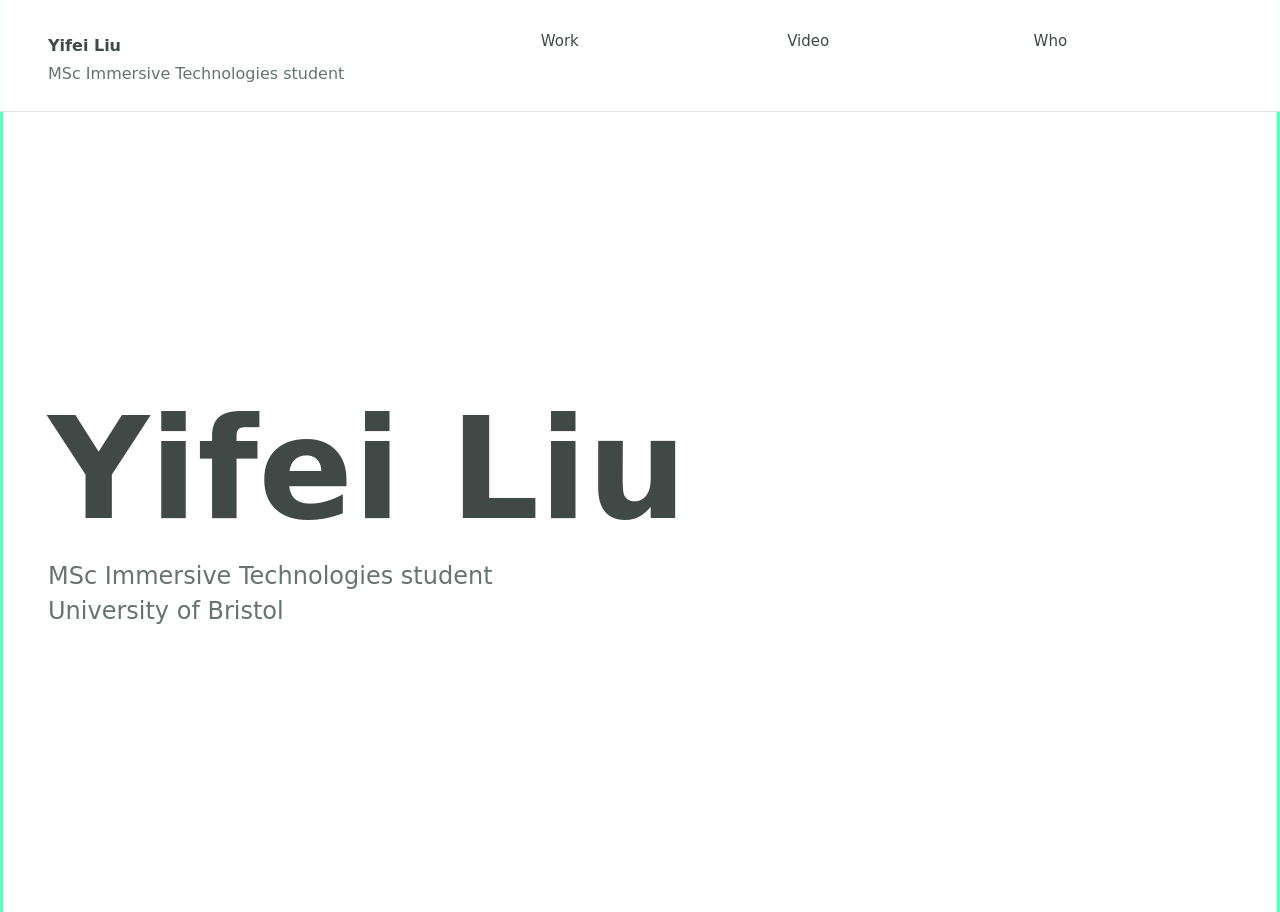
<file: index.html>
<!doctype html>
<html lang="en">
  <head>
    <meta charset="utf-8" />
    <meta name="viewport" content="width=device-width, initial-scale=1" />
    <title>Yifei Liu | Immersive Technologies</title>
    <meta
      name="description"
      content="Yifei Liu is an MSc Immersive Technologies student at the University of Bristol. Interests: Immersive Video, XR Interaction, and World Models."
    />
    <link rel="icon" href="assets/favicon.svg" type="image/svg+xml" />
    <link rel="stylesheet" href="assets/styles.css" />
  </head>
  <body>
    <div class="site-shell home-shell">
      <header class="site-header">
        <a class="brand" href="index.html" aria-label="Yifei Liu home">
          <span class="brand-name">Yifei Liu</span>
          <span class="brand-role">MSc Immersive Technologies student</span>
        </a>

        <button class="menu-toggle" type="button" aria-expanded="false" aria-controls="site-navigation">
          <span class="menu-icon" aria-hidden="true"><span></span></span>
          <span>Menu</span>
        </button>

        <nav class="site-nav" id="site-navigation" aria-label="Primary navigation">
          <a href="work.html">Work</a>
          <a href="video.html">Video</a>
          <a href="who.html">Who</a>
        </nav>
      </header>

      <main class="home-main" aria-label="Intro">
        <div class="line-stage" aria-hidden="true">
          <div class="cube">
            <span class="cube-face cube-front"></span>
            <span class="cube-face cube-back"></span>
            <span class="cube-face cube-right"></span>
            <span class="cube-face cube-left"></span>
            <span class="cube-face cube-top"></span>
            <span class="cube-face cube-bottom"></span>
          </div>
        </div>

        <section class="home-title">
          <h1>Yifei Liu</h1>
          <p>MSc Immersive Technologies student<br />University of Bristol</p>
        </section>
      </main>
    </div>

    <script src="assets/site.js"></script>
  </body>
</html>
</file>
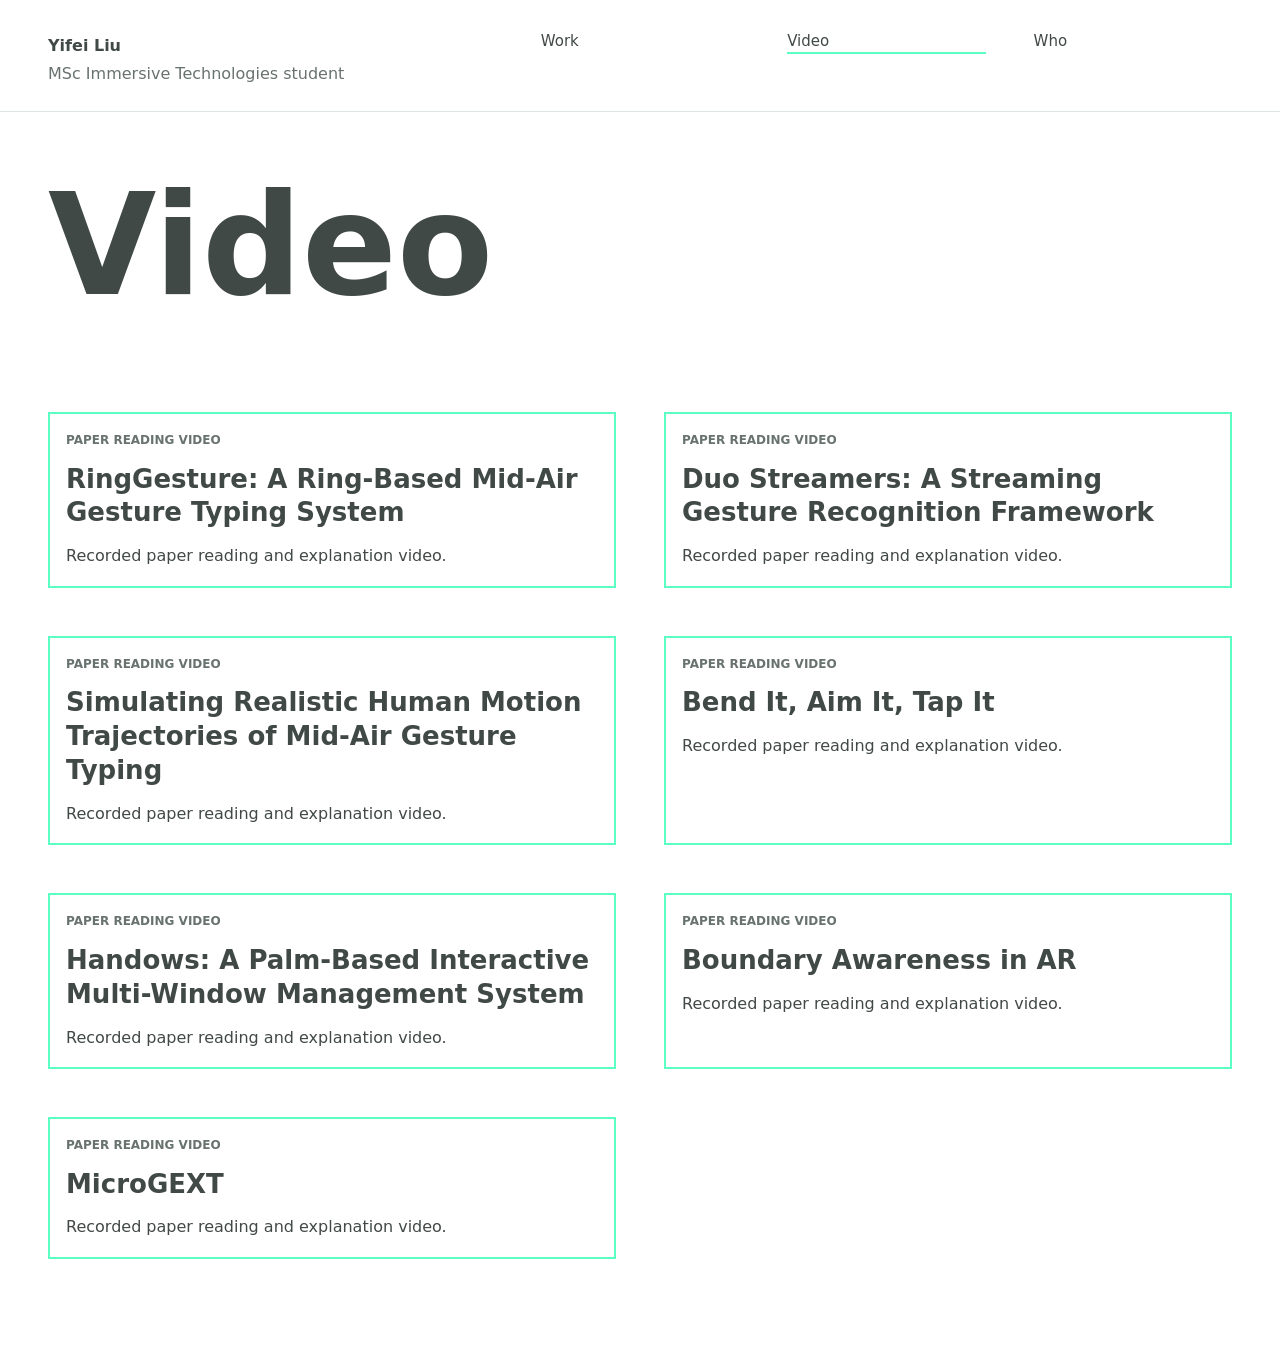
<file: Video.html>
<!doctype html>
<html lang="en">
  <head>
    <meta charset="utf-8" />
    <meta name="viewport" content="width=device-width, initial-scale=1" />
    <title>Video | Yifei Liu</title>
    <meta
      name="description"
      content="Paper reading and explanation videos recorded by Yifei Liu."
    />
    <link rel="icon" href="assets/favicon.svg" type="image/svg+xml" />
    <link rel="stylesheet" href="assets/styles.css" />
  </head>
  <body>
    <div class="site-shell">
      <header class="site-header">
        <a class="brand" href="index.html" aria-label="Yifei Liu home">
          <span class="brand-name">Yifei Liu</span>
          <span class="brand-role">MSc Immersive Technologies student</span>
        </a>

        <button class="menu-toggle" type="button" aria-expanded="false" aria-controls="site-navigation">
          <span class="menu-icon" aria-hidden="true"><span></span></span>
          <span>Menu</span>
        </button>

        <nav class="site-nav" id="site-navigation" aria-label="Primary navigation">
          <a href="work.html">Work</a>
          <a class="active" href="Video.html" aria-current="page">Video</a>
          <a href="who.html">Who</a>
        </nav>
      </header>

      <main class="page">
        <h1 class="page-title">Video</h1>

        <section class="card-grid" aria-label="Paper reading videos">
          <article class="text-card">
            <a href="https://www.bilibili.com/video/BV1VvVC6LEHF/?spm_id_from=333.1387.homepage.video_card.click&vd_source=d467c9f30b2f0c441943680a650a1835">
              <time>Paper reading video</time>
              <h2>RingGesture: A Ring-Based Mid-Air Gesture Typing System</h2>
              <p>Recorded paper reading and explanation video.</p>
            </a>
          </article>

          <article class="text-card">
            <a href="https://www.bilibili.com/video/BV1CiVy6YEFE/?spm_id_from=333.1387.homepage.video_card.click&vd_source=d467c9f30b2f0c441943680a650a1835">
              <time>Paper reading video</time>
              <h2>Duo Streamers: A Streaming Gesture Recognition Framework</h2>
              <p>Recorded paper reading and explanation video.</p>
            </a>
          </article>

          <article class="text-card">
            <a href="https://www.bilibili.com/video/BV1RuVk6VEAq/?spm_id_from=333.1387.homepage.video_card.click&vd_source=d467c9f30b2f0c441943680a650a1835">
              <time>Paper reading video</time>
              <h2>Simulating Realistic Human Motion Trajectories of Mid-Air Gesture Typing</h2>
              <p>Recorded paper reading and explanation video.</p>
            </a>
          </article>

          <article class="text-card">
            <a href="https://www.bilibili.com/video/BV12XfsBFEhp/?spm_id_from=333.1387.homepage.video_card.click&vd_source=d467c9f30b2f0c441943680a650a1835">
              <time>Paper reading video</time>
              <h2>Bend It, Aim It, Tap It</h2>
              <p>Recorded paper reading and explanation video.</p>
            </a>
          </article>

          <article class="text-card">
            <a href="https://www.bilibili.com/video/BV1QsfxBMEYz/?spm_id_from=333.1387.homepage.video_card.click&vd_source=d467c9f30b2f0c441943680a650a1835">
              <time>Paper reading video</time>
              <h2>Handows: A Palm-Based Interactive Multi-Window Management System</h2>
              <p>Recorded paper reading and explanation video.</p>
            </a>
          </article>

          <article class="text-card">
            <a href="https://www.bilibili.com/video/BV1bhfxBNE6a/?spm_id_from=333.1387.homepage.video_card.click">
              <time>Paper reading video</time>
              <h2>Boundary Awareness in AR</h2>
              <p>Recorded paper reading and explanation video.</p>
            </a>
          </article>

          <article class="text-card">
            <a href="https://www.bilibili.com/video/BV1QzfpBcEM4/?spm_id_from=333.1387.homepage.video_card.click&vd_source=d467c9f30b2f0c441943680a650a1835">
              <time>Paper reading video</time>
              <h2>MicroGEXT</h2>
              <p>Recorded paper reading and explanation video.</p>
            </a>
          </article>
        </section>
      </main>
    </div>

    <script src="assets/site.js"></script>
  </body>
</html>
</file>
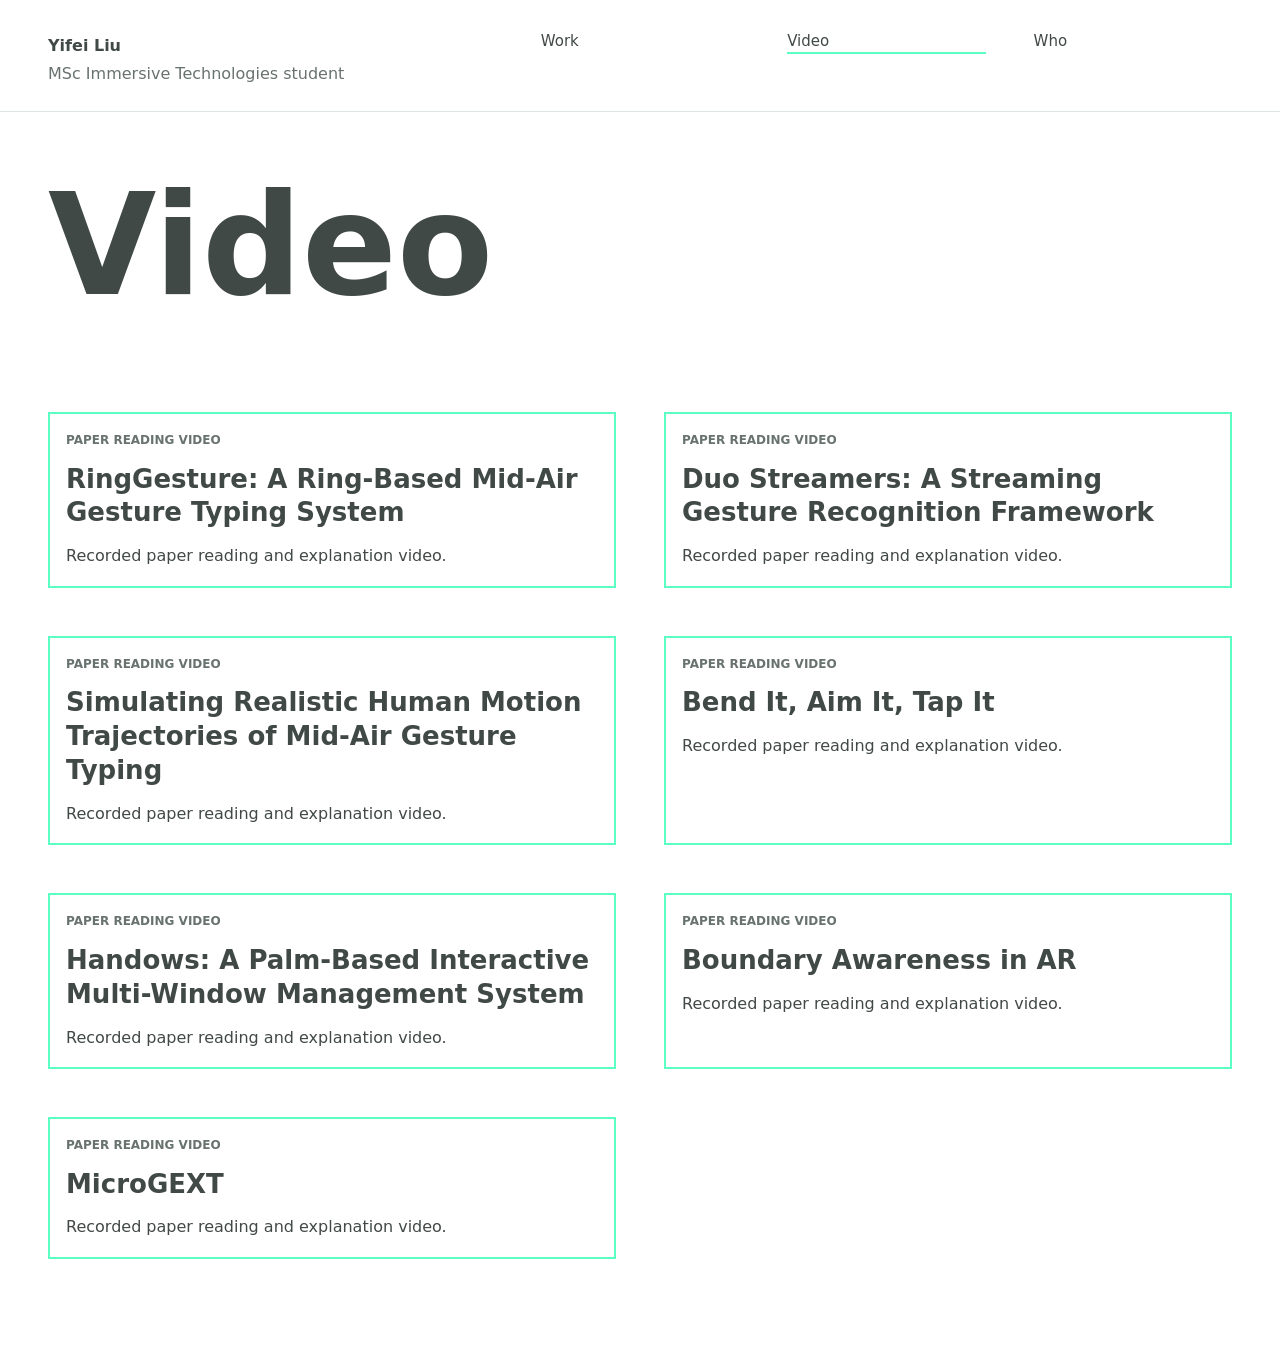
<file: video.html>
<!doctype html>
<html lang="en">
  <head>
    <meta charset="utf-8" />
    <meta name="viewport" content="width=device-width, initial-scale=1" />
    <title>Video | Yifei Liu</title>
    <meta
      name="description"
      content="Paper reading and explanation videos recorded by Yifei Liu."
    />
    <link rel="icon" href="assets/favicon.svg" type="image/svg+xml" />
    <link rel="stylesheet" href="assets/styles.css" />
  </head>
  <body>
    <div class="site-shell">
      <header class="site-header">
        <a class="brand" href="index.html" aria-label="Yifei Liu home">
          <span class="brand-name">Yifei Liu</span>
          <span class="brand-role">MSc Immersive Technologies student</span>
        </a>

        <button class="menu-toggle" type="button" aria-expanded="false" aria-controls="site-navigation">
          <span class="menu-icon" aria-hidden="true"><span></span></span>
          <span>Menu</span>
        </button>

        <nav class="site-nav" id="site-navigation" aria-label="Primary navigation">
          <a href="work.html">Work</a>
          <a class="active" href="video.html" aria-current="page">Video</a>
          <a href="who.html">Who</a>
        </nav>
      </header>

      <main class="page">
        <h1 class="page-title">Video</h1>

        <section class="card-grid" aria-label="Paper reading videos">
          <article class="text-card">
            <a href="https://www.bilibili.com/video/BV1VvVC6LEHF/?spm_id_from=333.1387.homepage.video_card.click&vd_source=d467c9f30b2f0c441943680a650a1835">
              <time>Paper reading video</time>
              <h2>RingGesture: A Ring-Based Mid-Air Gesture Typing System</h2>
              <p>Recorded paper reading and explanation video.</p>
            </a>
          </article>

          <article class="text-card">
            <a href="https://www.bilibili.com/video/BV1CiVy6YEFE/?spm_id_from=333.1387.homepage.video_card.click&vd_source=d467c9f30b2f0c441943680a650a1835">
              <time>Paper reading video</time>
              <h2>Duo Streamers: A Streaming Gesture Recognition Framework</h2>
              <p>Recorded paper reading and explanation video.</p>
            </a>
          </article>

          <article class="text-card">
            <a href="https://www.bilibili.com/video/BV1RuVk6VEAq/?spm_id_from=333.1387.homepage.video_card.click&vd_source=d467c9f30b2f0c441943680a650a1835">
              <time>Paper reading video</time>
              <h2>Simulating Realistic Human Motion Trajectories of Mid-Air Gesture Typing</h2>
              <p>Recorded paper reading and explanation video.</p>
            </a>
          </article>

          <article class="text-card">
            <a href="https://www.bilibili.com/video/BV12XfsBFEhp/?spm_id_from=333.1387.homepage.video_card.click&vd_source=d467c9f30b2f0c441943680a650a1835">
              <time>Paper reading video</time>
              <h2>Bend It, Aim It, Tap It</h2>
              <p>Recorded paper reading and explanation video.</p>
            </a>
          </article>

          <article class="text-card">
            <a href="https://www.bilibili.com/video/BV1QsfxBMEYz/?spm_id_from=333.1387.homepage.video_card.click&vd_source=d467c9f30b2f0c441943680a650a1835">
              <time>Paper reading video</time>
              <h2>Handows: A Palm-Based Interactive Multi-Window Management System</h2>
              <p>Recorded paper reading and explanation video.</p>
            </a>
          </article>

          <article class="text-card">
            <a href="https://www.bilibili.com/video/BV1bhfxBNE6a/?spm_id_from=333.1387.homepage.video_card.click">
              <time>Paper reading video</time>
              <h2>Boundary Awareness in AR</h2>
              <p>Recorded paper reading and explanation video.</p>
            </a>
          </article>

          <article class="text-card">
            <a href="https://www.bilibili.com/video/BV1QzfpBcEM4/?spm_id_from=333.1387.homepage.video_card.click&vd_source=d467c9f30b2f0c441943680a650a1835">
              <time>Paper reading video</time>
              <h2>MicroGEXT</h2>
              <p>Recorded paper reading and explanation video.</p>
            </a>
          </article>
        </section>
      </main>
    </div>

    <script src="assets/site.js"></script>
  </body>
</html>
</file>
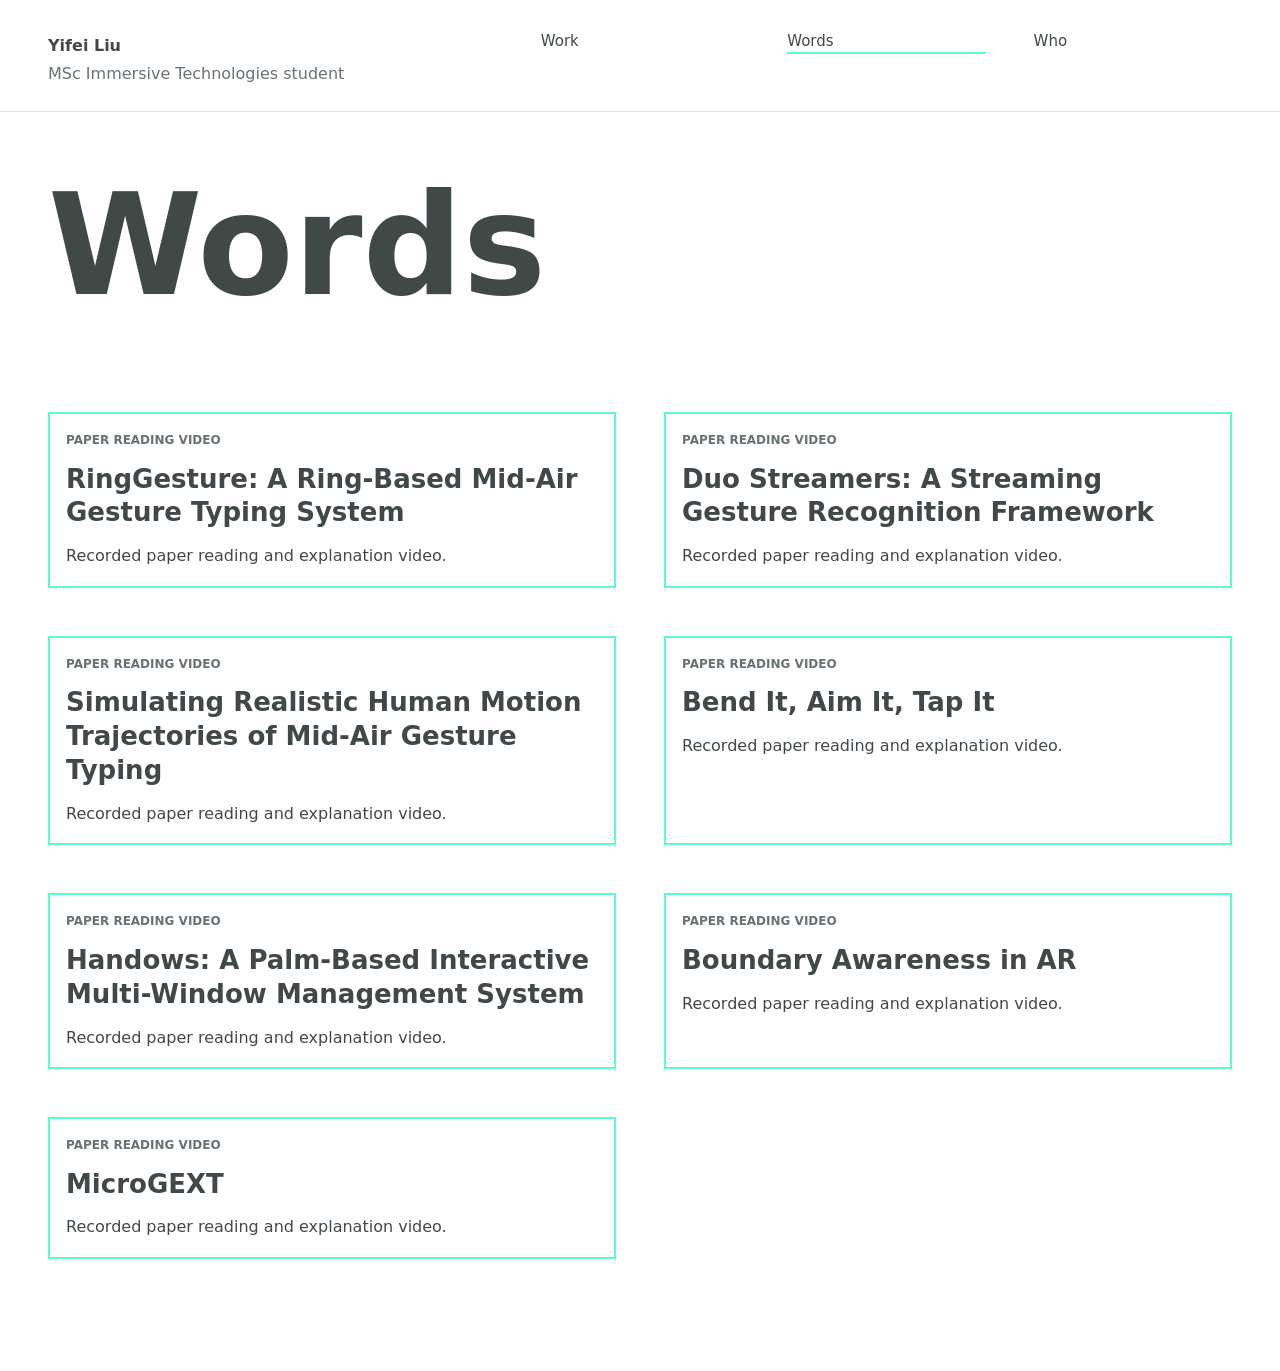
<file: words.html>
<!doctype html>
<html lang="en">
  <head>
    <meta charset="utf-8" />
    <meta name="viewport" content="width=device-width, initial-scale=1" />
    <title>Words | Yifei Liu</title>
    <meta
      name="description"
      content="Paper reading and explanation videos recorded by Yifei Liu."
    />
    <link rel="icon" href="assets/favicon.svg" type="image/svg+xml" />
    <link rel="stylesheet" href="assets/styles.css" />
  </head>
  <body>
    <div class="site-shell">
      <header class="site-header">
        <a class="brand" href="index.html" aria-label="Yifei Liu home">
          <span class="brand-name">Yifei Liu</span>
          <span class="brand-role">MSc Immersive Technologies student</span>
        </a>

        <button class="menu-toggle" type="button" aria-expanded="false" aria-controls="site-navigation">
          <span class="menu-icon" aria-hidden="true"><span></span></span>
          <span>Menu</span>
        </button>

        <nav class="site-nav" id="site-navigation" aria-label="Primary navigation">
          <a href="work.html">Work</a>
          <a class="active" href="words.html" aria-current="page">Words</a>
          <a href="who.html">Who</a>
        </nav>
      </header>

      <main class="page">
        <h1 class="page-title">Words</h1>

        <section class="card-grid" aria-label="Paper reading videos">
          <article class="text-card">
            <a href="https://www.bilibili.com/video/BV1VvVC6LEHF/?spm_id_from=333.1387.homepage.video_card.click&vd_source=d467c9f30b2f0c441943680a650a1835">
              <time>Paper reading video</time>
              <h2>RingGesture: A Ring-Based Mid-Air Gesture Typing System</h2>
              <p>Recorded paper reading and explanation video.</p>
            </a>
          </article>

          <article class="text-card">
            <a href="https://www.bilibili.com/video/BV1CiVy6YEFE/?spm_id_from=333.1387.homepage.video_card.click&vd_source=d467c9f30b2f0c441943680a650a1835">
              <time>Paper reading video</time>
              <h2>Duo Streamers: A Streaming Gesture Recognition Framework</h2>
              <p>Recorded paper reading and explanation video.</p>
            </a>
          </article>

          <article class="text-card">
            <a href="https://www.bilibili.com/video/BV1RuVk6VEAq/?spm_id_from=333.1387.homepage.video_card.click&vd_source=d467c9f30b2f0c441943680a650a1835">
              <time>Paper reading video</time>
              <h2>Simulating Realistic Human Motion Trajectories of Mid-Air Gesture Typing</h2>
              <p>Recorded paper reading and explanation video.</p>
            </a>
          </article>

          <article class="text-card">
            <a href="https://www.bilibili.com/video/BV12XfsBFEhp/?spm_id_from=333.1387.homepage.video_card.click&vd_source=d467c9f30b2f0c441943680a650a1835">
              <time>Paper reading video</time>
              <h2>Bend It, Aim It, Tap It</h2>
              <p>Recorded paper reading and explanation video.</p>
            </a>
          </article>

          <article class="text-card">
            <a href="https://www.bilibili.com/video/BV1QsfxBMEYz/?spm_id_from=333.1387.homepage.video_card.click&vd_source=d467c9f30b2f0c441943680a650a1835">
              <time>Paper reading video</time>
              <h2>Handows: A Palm-Based Interactive Multi-Window Management System</h2>
              <p>Recorded paper reading and explanation video.</p>
            </a>
          </article>

          <article class="text-card">
            <a href="https://www.bilibili.com/video/BV1bhfxBNE6a/?spm_id_from=333.1387.homepage.video_card.click">
              <time>Paper reading video</time>
              <h2>Boundary Awareness in AR</h2>
              <p>Recorded paper reading and explanation video.</p>
            </a>
          </article>

          <article class="text-card">
            <a href="https://www.bilibili.com/video/BV1QzfpBcEM4/?spm_id_from=333.1387.homepage.video_card.click&vd_source=d467c9f30b2f0c441943680a650a1835">
              <time>Paper reading video</time>
              <h2>MicroGEXT</h2>
              <p>Recorded paper reading and explanation video.</p>
            </a>
          </article>
        </section>
      </main>
    </div>

    <script src="assets/site.js"></script>
  </body>
</html>
</file>
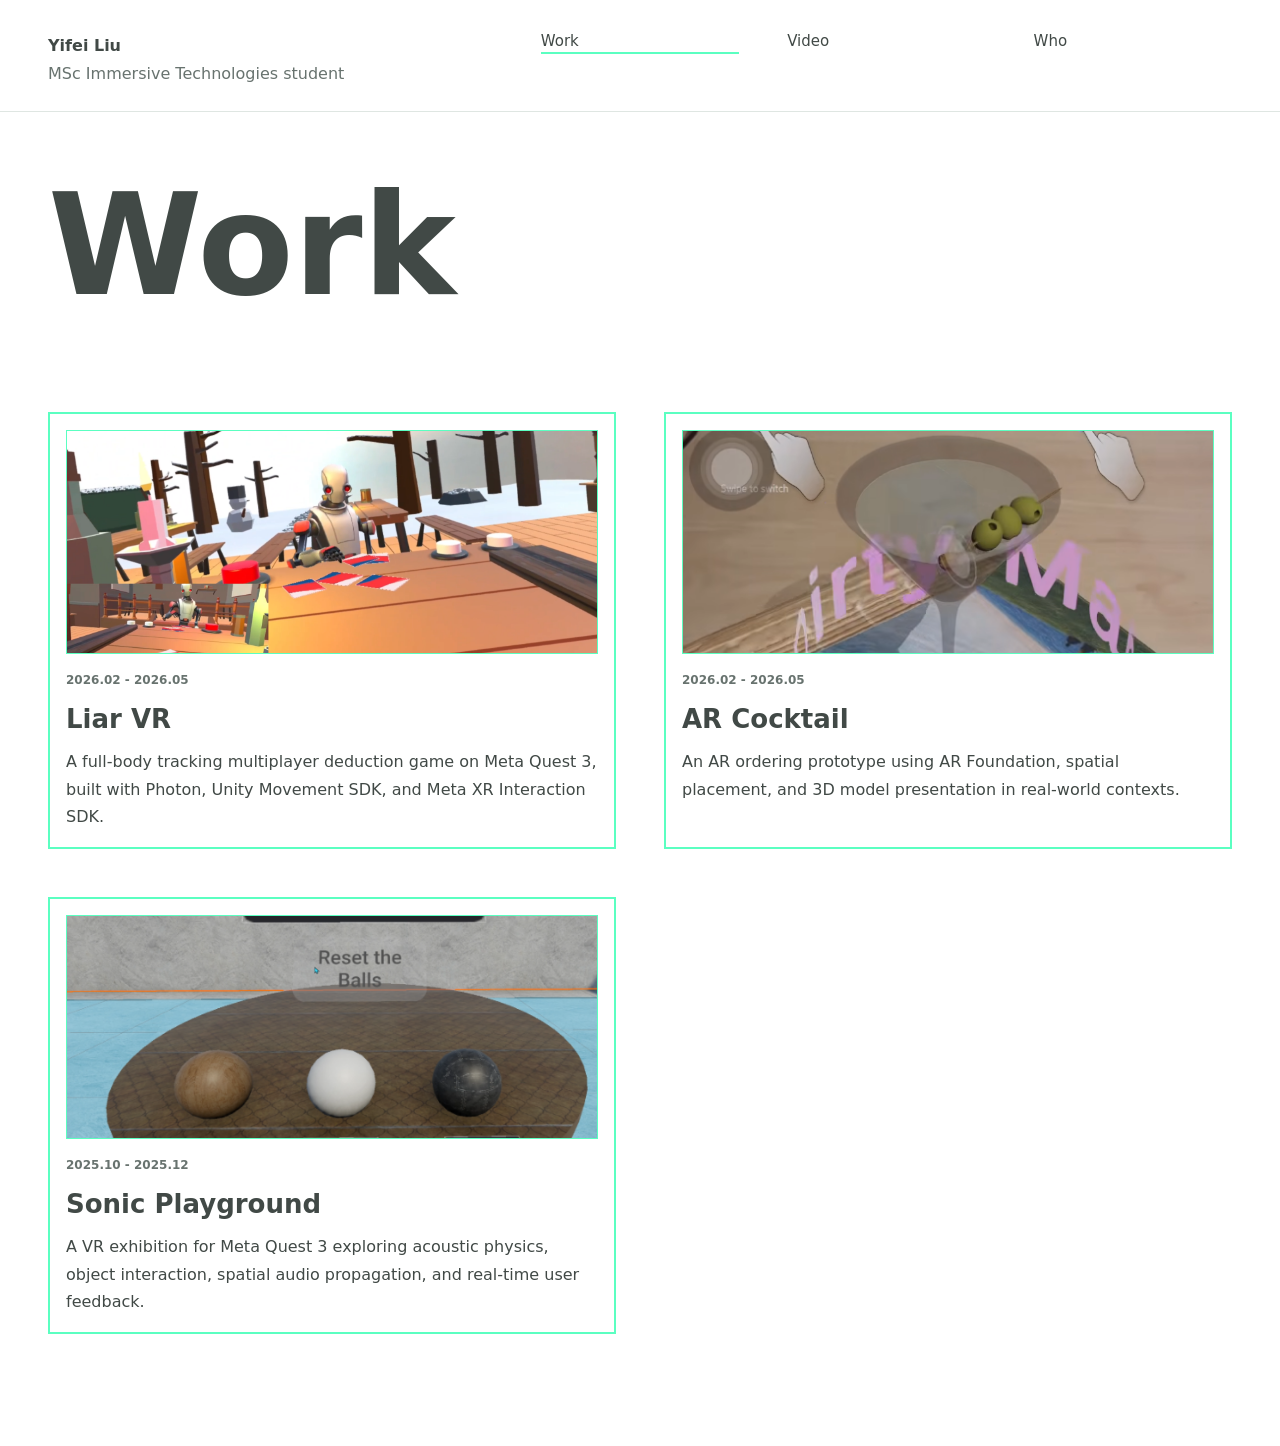
<file: work.html>
<!doctype html>
<html lang="en">
  <head>
    <meta charset="utf-8" />
    <meta name="viewport" content="width=device-width, initial-scale=1" />
    <title>Work | Yifei Liu</title>
    <meta
      name="description"
      content="Selected immersive technology projects by Yifei Liu, including VR interaction, AR presentation, and spatial audio."
    />
    <link rel="icon" href="assets/favicon.svg" type="image/svg+xml" />
    <link rel="stylesheet" href="assets/styles.css" />
  </head>
  <body>
    <div class="site-shell">
      <header class="site-header">
        <a class="brand" href="index.html" aria-label="Yifei Liu home">
          <span class="brand-name">Yifei Liu</span>
          <span class="brand-role">MSc Immersive Technologies student</span>
        </a>

        <button class="menu-toggle" type="button" aria-expanded="false" aria-controls="site-navigation">
          <span class="menu-icon" aria-hidden="true"><span></span></span>
          <span>Menu</span>
        </button>

        <nav class="site-nav" id="site-navigation" aria-label="Primary navigation">
          <a class="active" href="work.html" aria-current="page">Work</a>
          <a href="video.html">Video</a>
          <a href="who.html">Who</a>
        </nav>
      </header>

      <main class="page">
        <h1 class="page-title">Work</h1>

        <section class="card-grid" aria-label="Selected projects">
          <article class="work-card">
            <a href="https://www.youtube.com/watch?v=oPDAqGpKcfY&t=17s">
              <img src="Image/VR.png" alt="Liar VR gameplay scene" />
              <time>2026.02 - 2026.05</time>
              <h2>Liar VR</h2>
              <p>
                A full-body tracking multiplayer deduction game on Meta Quest 3, built with Photon,
                Unity Movement SDK, and Meta XR Interaction SDK.
              </p>
            </a>
          </article>

          <article class="work-card">
            <a href="https://www.youtube.com/shorts/217OUgr1wzI">
              <img src="Image/AR_Menu.png" alt="AR Cocktail prototype on a physical menu" />
              <time>2026.02 - 2026.05</time>
              <h2>AR Cocktail</h2>
              <p>
                An AR ordering prototype using AR Foundation, spatial placement, and 3D model
                presentation in real-world contexts.
              </p>
            </a>
          </article>

          <article class="work-card">
            <a href="https://github.com/Ronalfei17/Ronalfei17.github.io/tree/Sonic-Playground">
              <img src="Image/Sonic.png" alt="Sonic Playground VR scene" />
              <time>2025.10 - 2025.12</time>
              <h2>Sonic Playground</h2>
              <p>
                A VR exhibition for Meta Quest 3 exploring acoustic physics, object interaction,
                spatial audio propagation, and real-time user feedback.
              </p>
            </a>
          </article>
        </section>
      </main>
    </div>

    <script src="assets/site.js"></script>
  </body>
</html>
</file>
<file: assets/styles.css>
:root {
  --ink: #414946;
  --muted: #68736f;
  --line: #dfe6e2;
  --paper: #ffffff;
  --wash: #f7faf8;
  --accent: #5bffc1;
  --accent-soft: rgba(91, 255, 193, 0.16);
  --shadow: rgba(0, 97, 57, 0.12);
  --max: 87.5rem;
  --gutter: 1.5rem;
}

* {
  box-sizing: border-box;
}

html {
  min-height: 100%;
  font-size: 16px;
}

body {
  min-height: 100%;
  margin: 0;
  background: var(--wash);
  color: var(--ink);
  font-family: Inter, ui-sans-serif, system-ui, -apple-system, BlinkMacSystemFont, "Segoe UI", sans-serif;
  font-size: 0.9375rem;
  line-height: 1.72;
  letter-spacing: 0;
}

body.menu-open {
  overflow: hidden;
}

a {
  color: inherit;
}

img {
  display: block;
  max-width: 100%;
}

.site-shell {
  position: relative;
  min-height: 100vh;
  max-width: var(--max);
  margin: 0 auto;
  overflow: hidden;
  background: var(--paper);
  box-shadow: 0 3rem 3rem var(--shadow);
}

.site-header {
  position: sticky;
  top: 0;
  z-index: 20;
  display: grid;
  grid-template-columns: 1fr auto;
  align-items: start;
  gap: 1rem;
  width: 100%;
  padding: 1rem var(--gutter);
  border-bottom: 1px solid var(--line);
  background: rgba(255, 255, 255, 0.96);
}

.brand {
  color: inherit;
  text-decoration: none;
}

.brand-name,
.brand-role {
  display: block;
}

.brand-name {
  font-weight: 700;
}

.brand-role {
  color: var(--muted);
}

.menu-toggle {
  display: inline-flex;
  align-items: center;
  gap: 0.5rem;
  border: 0;
  padding: 0.5rem 0;
  background: transparent;
  color: var(--muted);
  font: inherit;
  font-size: 0.75rem;
  font-weight: 700;
  text-transform: uppercase;
  letter-spacing: 0;
  cursor: pointer;
}

.menu-icon {
  position: relative;
  display: inline-block;
  width: 0.875rem;
  height: 0.625rem;
}

.menu-icon::before,
.menu-icon::after,
.menu-icon span {
  position: absolute;
  left: 0;
  width: 100%;
  height: 0.125rem;
  background: var(--muted);
  content: "";
  transition: transform 180ms ease, opacity 180ms ease;
}

.menu-icon::before {
  top: 0;
}

.menu-icon span {
  top: 50%;
  transform: translateY(-50%);
}

.menu-icon::after {
  bottom: 0;
}

.menu-open .menu-icon::before {
  transform: translateY(0.25rem) rotate(45deg);
}

.menu-open .menu-icon span {
  opacity: 0;
}

.menu-open .menu-icon::after {
  transform: translateY(-0.25rem) rotate(-45deg);
}

.site-nav {
  position: fixed;
  inset: 0;
  z-index: -1;
  display: flex;
  flex-direction: column;
  align-items: center;
  justify-content: center;
  gap: 1.5rem;
  padding: 4rem var(--gutter);
  background: var(--paper);
  opacity: 0;
  pointer-events: none;
  transform: translateX(100%);
  transition: transform 280ms cubic-bezier(0.79, 0.21, 0.65, 1), opacity 180ms ease;
}

.menu-open .site-nav {
  z-index: 19;
  opacity: 1;
  pointer-events: auto;
  transform: translateX(0);
}

.site-nav a {
  position: relative;
  color: inherit;
  font-size: 1.75rem;
  line-height: 1.2;
  text-decoration: none;
}

.site-nav a::after {
  position: absolute;
  left: 0;
  right: 0;
  bottom: -0.25rem;
  height: 0.125rem;
  background: var(--accent);
  content: "";
  transform: scaleX(0);
  transform-origin: left;
  transition: transform 140ms ease;
}

.site-nav a:hover::after,
.site-nav a:focus-visible::after,
.site-nav a.active::after {
  transform: scaleX(1);
}

.home-shell {
  min-height: 100vh;
}

.home-main {
  position: relative;
  display: grid;
  min-height: calc(100vh - 5.25rem);
  place-items: center;
  padding: 3rem var(--gutter);
}

.line-stage {
  position: absolute;
  inset: 0 var(--gutter);
  z-index: 0;
  display: grid;
  place-items: center;
  perspective: 60rem;
  pointer-events: none;
}

.cube {
  position: relative;
  width: min(72vw, 48rem);
  height: min(72vw, 48rem);
  transform-style: preserve-3d;
  animation: cube-turn 6s cubic-bezier(0.79, 0.21, 0.65, 1.12) infinite alternate;
}

.cube-face {
  position: absolute;
  inset: 0;
  border: 0.125rem solid var(--accent);
  background: rgba(255, 255, 255, 0.72);
  backface-visibility: hidden;
}

.cube-front {
  transform: translateZ(calc(min(72vw, 48rem) / 2));
}

.cube-back {
  transform: rotateY(180deg) translateZ(calc(min(72vw, 48rem) / 2));
}

.cube-right {
  transform: rotateY(90deg) translateZ(calc(min(72vw, 48rem) / 2));
}

.cube-left {
  transform: rotateY(-90deg) translateZ(calc(min(72vw, 48rem) / 2));
}

.cube-top {
  transform: rotateX(90deg) translateZ(calc(min(72vw, 48rem) / 2));
}

.cube-bottom {
  transform: rotateX(-90deg) translateZ(calc(min(72vw, 48rem) / 2));
}

.home-title {
  position: relative;
  z-index: 1;
  width: 100%;
}

.home-title h1 {
  margin: 0;
  font-size: clamp(3rem, 12vw, 8.75rem);
  line-height: 1.05;
  letter-spacing: 0;
}

.home-title span {
  display: block;
  font-weight: 400;
}

.home-title p {
  margin: 1rem 0 0;
  color: var(--muted);
  font-size: clamp(1.125rem, 2.6vw, 1.5rem);
  line-height: 1.45;
}

.page {
  padding: 2rem var(--gutter) 5rem;
}

.page-title {
  margin: 0 0 3rem;
  font-size: clamp(3.25rem, 15vw, 8.75rem);
  line-height: 1;
  letter-spacing: 0;
}

.feature-strip {
  margin: 0 0 3rem;
  padding: 1.25rem;
  border: 0.125rem dashed var(--accent);
}

.feature-strip h2 {
  margin: 0 0 1rem;
  color: var(--muted);
  font-size: 1.25rem;
}

.feature-strip ol {
  margin: 0;
  padding-left: 1.25rem;
}

.feature-strip li {
  margin: 0.35rem 0;
  font-size: 1.125rem;
  font-weight: 700;
}

.card-grid {
  display: grid;
  gap: 1.5rem;
}

.work-card,
.text-card {
  border: 0.125rem solid var(--accent);
  background: var(--paper);
}

.work-card a,
.text-card a {
  display: block;
  height: 100%;
  padding: 1rem;
  color: inherit;
  text-decoration: none;
  transition: background-color 180ms ease;
}

.work-card a:hover,
.work-card a:focus-visible,
.text-card a:hover,
.text-card a:focus-visible {
  background: rgba(91, 255, 193, 0.06);
}

.work-card img {
  display: block;
  width: 100%;
  height: 14rem;
  margin-bottom: 1rem;
  border: 1px solid var(--accent);
  object-fit: cover;
}

.work-card time,
.text-card time {
  display: block;
  margin-bottom: 0.75rem;
  color: var(--muted);
  font-size: 0.75rem;
  font-weight: 700;
  text-transform: uppercase;
  letter-spacing: 0;
}

.work-card h2,
.text-card h2 {
  margin: 0 0 0.75rem;
  color: var(--ink);
  font-size: 1.375rem;
  line-height: 1.3;
  letter-spacing: 0;
}

.work-card p,
.text-card p {
  margin: 0;
}

.feature-frame {
  margin: 0 calc(var(--gutter) * -1);
  padding: 2.875rem var(--gutter) 3rem;
  border: 0.125rem solid var(--accent);
}

.article-flow {
  max-width: 38rem;
  margin: 0 auto;
}

/* ==========================================================================
   这里是为您优化后的图片自适应排版区域 (Portrait Pair Section)
   ========================================================================== */
.portrait-wrap,
.personal-photo {
  margin: 0;
  flex: 1;               /* 让两张图平分容器宽度，保证各占一半 */
  min-width: 0;          /* 防止 flex 容器被子元素撑大 */
}

.portrait-pair {
  display: flex;         /* flex布局并列 */
  gap: 1.5rem;           /* 两张图之间的间距 */
  width: 100%;           /* 宽度填满父级文字区域，不再向外溢出 */
  max-width: 38rem;      /* 保持和文字区域最大宽度一致 */
  margin: 0 auto 3rem;   /* 居中并对齐下方的段落 */
}

.portrait-wrap img,
.personal-photo img {
  width: 100%;           /* 宽度自动充满它所在的格 */
  aspect-ratio: 3 / 4;   /* 【核心：控制比例】3:4的垂直黄金比例，比正方形长，且绝不变形 */
  border: 1px solid var(--accent);
  object-fit: cover;     /* 智能裁剪，防止图片缩放时拉伸或压扁 */
  border-radius: 4px;    /* 微圆角 */
}
/* ========================================================================== */
.lead-quote {
  margin: 0 0 3rem;
  padding: 1rem;
  border: 0.125rem dashed var(--accent);
  color: var(--ink);
  font-size: 1.375rem;
  line-height: 1.45;
}

.article-flow h2 {
  margin: 2.5rem 0 1rem;
  color: var(--muted);
  font-size: 1.5rem;
  line-height: 1.25;
  letter-spacing: 0;
}

.article-flow p {
  margin: 0 0 2rem;
}

.article-flow a,
.contact-list a {
  position: relative;
  color: inherit;
  text-decoration: none;
  border-bottom: 0.125rem solid var(--accent);
}

.article-flow a::before,
.contact-list a::before {
  position: absolute;
  inset: 0 -0.125rem;
  z-index: -1;
  background: var(--accent-soft);
  content: "";
  transform: scaleY(0);
  transform-origin: bottom;
  transition: transform 140ms ease;
}

.article-flow a:hover::before,
.article-flow a:focus-visible::before,
.contact-list a:hover::before,
.contact-list a:focus-visible::before {
  transform: scaleY(1);
}

.accent-list,
.contact-list {
  margin: 0 0 2rem;
  padding-left: 1.15rem;
}

.accent-list li,
.contact-list li {
  margin-bottom: 0.875rem;
}

.contact-list {
  columns: 2;
}

@keyframes cube-turn {
  0% {
    transform: translateY(-4rem) rotateY(45deg) rotateX(45deg);
  }

  38% {
    transform: translateY(-1rem) rotateY(-45deg) rotateX(-55deg);
  }

  72% {
    transform: translateY(1rem) rotateY(-45deg) rotateX(-135deg);
  }

  100% {
    transform: translateY(-3rem) rotateY(45deg) rotateX(-225deg);
  }
}

@media (min-width: 50em) {
  :root {
    --gutter: 3rem;
  }

  body {
    font-size: 1rem;
  }

  .site-header {
    grid-template-columns: repeat(5, 1fr);
    gap: 3rem;
    padding-top: 2rem;
    padding-bottom: 1.5rem;
  }

  .brand {
    grid-column: 1 / 3;
  }

  .menu-toggle {
    display: none;
  }

  .site-nav {
    position: static;
    z-index: auto;
    grid-column: 3 / 6;
    display: grid;
    grid-template-columns: repeat(3, 1fr);
    gap: 3rem;
    align-items: start;
    justify-content: stretch;
    padding: 0;
    opacity: 1;
    pointer-events: auto;
    transform: none;
    transition: none;
  }

  .site-nav a {
    font-size: 0.9375rem;
  }

  .home-main {
    min-height: calc(100vh - 6.25rem);
  }

  .page {
    padding-top: 4rem;
    padding-bottom: 7rem;
  }

  .page-title {
    margin-bottom: 6rem;
  }

  .feature-strip {
    width: 80%;
    margin-bottom: 4rem;
    padding: 1.5rem 3rem;
  }

  .feature-strip li {
    font-size: 1.375rem;
  }

  .card-grid {
    grid-template-columns: repeat(4, 1fr);
    gap: 3rem;
  }

  .work-card,
  .text-card {
    grid-column: span 2;
  }

  .work-card h2,
  .text-card h2 {
    font-size: 1.625rem;
  }

  .feature-frame {
    width: 80%;
    margin: 0;
    padding-top: 9rem;
    padding-bottom: 8rem;
    display: grid;
    grid-template-columns: 1fr minmax(0, 38rem) 1fr;
    column-gap: 3rem;
  }

  .article-flow {
    grid-column: 2;
    max-width: none;
  }

  .lead-quote {
    margin-bottom: 5rem;
    padding: 1.5rem;
    font-size: 2rem;
    line-height: 1.25;
  }

  .article-flow h2 {
    margin-top: 4rem;
    font-size: 2rem;
  }
}

@media (max-width: 34em) {
  .home-title h1 {
    font-size: clamp(2.75rem, 15vw, 4.75rem);
  }

  .cube {
    width: 32rem;
    height: 32rem;
  }

  .cube-front {
    transform: translateZ(16rem);
  }

  .cube-back {
    transform: rotateY(180deg) translateZ(16rem);
  }

  .cube-right {
    transform: rotateY(90deg) translateZ(16rem);
  }

  .cube-left {
    transform: rotateY(-90deg) translateZ(16rem);
  }

  .cube-top {
    transform: rotateX(90deg) translateZ(16rem);
  }

  .cube-bottom {
    transform: rotateX(-90deg) translateZ(16rem);
  }
}

@media (prefers-reduced-motion: reduce) {
  *,
  *::before,
  *::after {
    scroll-behavior: auto !important;
    transition-duration: 0.01ms !important;
    animation-duration: 0.01ms !important;
    animation-iteration-count: 1 !important;
  }
}
</file>
